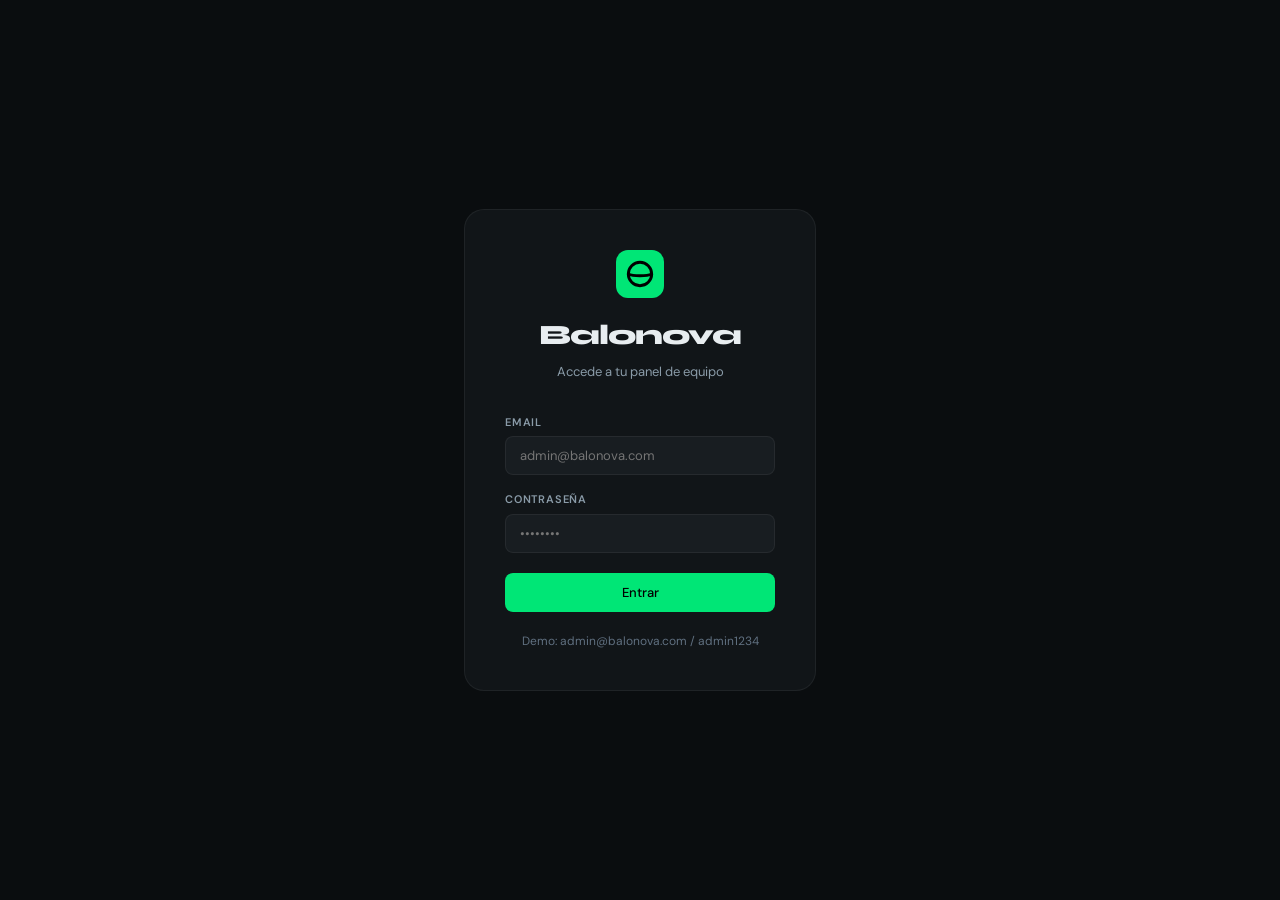
<file: src/public/index.html>
<!DOCTYPE html>
<html lang="es">
<head>
    <meta charset="UTF-8">
    <meta name="viewport" content="width=device-width, initial-scale=1.0">
    <title>Acceso — Balonova</title>
    <link rel="preconnect" href="https://fonts.googleapis.com">
    <link href="https://fonts.googleapis.com/css2?family=DM+Sans:wght@300;400;500;600&family=Syne:wght@700;800&display=swap" rel="stylesheet">
    <link rel="stylesheet" href="css/main.css">
</head>
<body class="login-body">

  <div class="login-wrap">
    <div class="login-card">
      <div class="login-logo">
        <div class="logo-icon" style="width:48px;height:48px;margin:0 auto 16px;border-radius:12px">
          <svg viewBox="0 0 24 24" fill="none" stroke="#000" stroke-width="2.5" stroke-linecap="round" stroke-linejoin="round" width="28" height="28">
            <circle cx="12" cy="12" r="10"/>
            <path d="M2 12 C6 14 18 14 22 12"/>
          </svg>
        </div>
        <div class="login-title">Balonova</div>
        <div class="login-sub">Accede a tu panel de equipo</div>
      </div>

      <!-- Zona donde el JS mostrará los errores -->
      <div id="login-error"></div>

      <!-- El formulario NO recarga la página: lo gestiona login.js con fetch -->
      <form id="login-form">
        <div class="form-group" style="margin-bottom:16px">
          <label class="form-label">Email</label>
          <input class="form-input" type="email" id="email" placeholder="admin@balonova.com" required>
        </div>
        <div class="form-group" style="margin-bottom:20px">
          <label class="form-label">Contraseña</label>
          <input class="form-input" type="password" id="password" placeholder="••••••••" required>
        </div>
        <button type="submit" class="btn btn-primary" style="width:100%;justify-content:center;padding:11px">
          Entrar
        </button>
      </form>

      <div style="text-align:center;margin-top:20px;font-size:12px;color:var(--muted)">
        Demo: admin@balonova.com / admin1234
      </div>
    </div>
  </div>

  <script src="js/api.js"></script>
  <script src="js/login.js"></script>
</body>
</html>
</file>
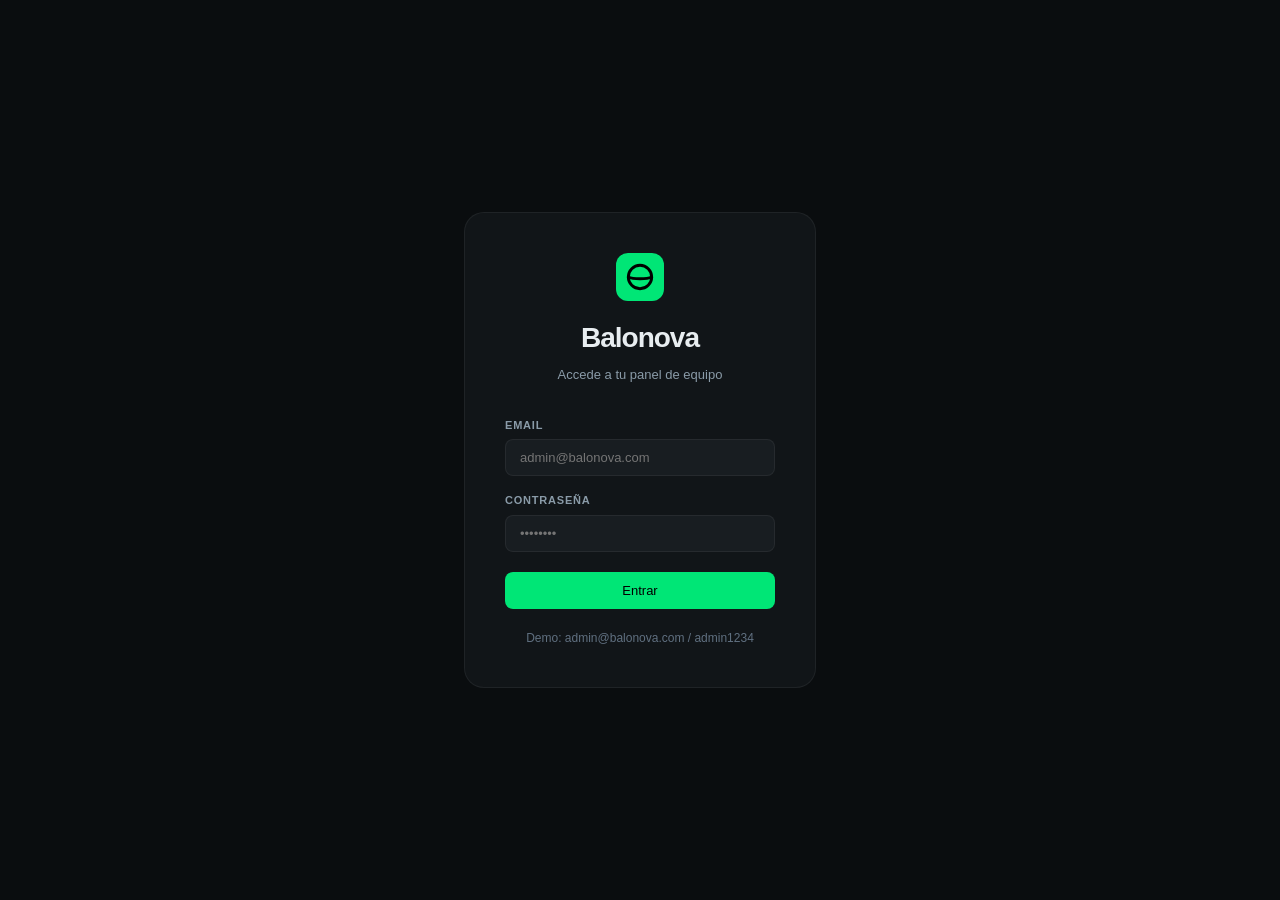
<file: src/public/app.html>
<!DOCTYPE html>
<html lang="es">
<head>
    <meta charset="UTF-8">
    <meta name="viewport" content="width=device-width, initial-scale=1.0">
    <title>Balonova — Mi Equipo</title>
    <link rel="preconnect" href="https://fonts.googleapis.com">
    <link href="https://fonts.googleapis.com/css2?family=DM+Sans:wght@300;400;500;600&family=Syne:wght@700;800&display=swap" rel="stylesheet">
    <link rel="stylesheet" href="css/main.css">
</head>
<body>
<div class="shell">

  <!-- ── SIDEBAR ── -->
  <aside class="sidebar">
    <div class="logo">
      <div class="logo-mark">
        <div class="logo-icon">
          <svg viewBox="0 0 24 24" fill="none" stroke="#000" stroke-width="2.5" stroke-linecap="round" stroke-linejoin="round">
            <circle cx="12" cy="12" r="10"/>
            <path d="M2 12 C6 14 18 14 22 12"/>
          </svg>
        </div>
        <div>
          <div class="logo-name">Balonova</div>
          <div class="logo-sub">Mi Equipo</div>
        </div>
      </div>
    </div>

    <!-- Los enlaces del menú cambian la vista sin recargar (data-vista) -->
    <nav>
      <button class="nav-item active" data-vista="inicio">
        <span class="nav-icon"><svg viewBox="0 0 24 24" fill="currentColor" width="18" height="18"><path d="M10 20v-6h4v6h5v-8h3L12 3 2 12h3v8z"/></svg></span>
        Inicio
      </button>
      <button class="nav-item" data-vista="jugadores">
        <span class="nav-icon"><svg viewBox="0 0 24 24" fill="currentColor" width="18" height="18"><path d="M16 11c1.66 0 3-1.34 3-3s-1.34-3-3-3-3 1.34-3 3 1.34 3 3 3zm-8 0c1.66 0 3-1.34 3-3S9.66 5 8 5 5 6.34 5 8s1.34 3 3 3zm0 2c-2.33 0-7 1.17-7 3.5V19h14v-2.5c0-2.33-4.67-3.5-7-3.5zm8 0c-.29 0-.62.02-.97.05 1.16.84 1.97 1.97 1.97 3.45V19h6v-2.5c0-2.33-4.67-3.5-7-3.5z"/></svg></span>
        Jugadores
      </button>
      <button class="nav-item" data-vista="partidos">
        <span class="nav-icon"><svg viewBox="0 0 24 24" fill="currentColor" width="18" height="18"><path d="M16 1v2H8V1H6v2H5c-1.11 0-1.99.9-1.99 2L3 19c0 1.1.89 2 2 2h14c1.1 0 2-.9 2-2V5c0-1.1-.9-2-2-2h-1V1h-2zm3 18H5V8h14v11z"/></svg></span>
        Partidos
      </button>
      <button class="nav-item" data-vista="stats">
        <span class="nav-icon"><svg viewBox="0 0 24 24" fill="currentColor" width="18" height="18"><path d="M5 9.2h3V19H5V9.2zM10.6 5h2.8v14h-2.8V5zm5.6 8H19v6h-2.8v-6z"/></svg></span>
        Estadísticas
      </button>
      <!-- Solo visible para administradores (lo muestra app.js) -->
      <button class="nav-item" data-vista="usuarios" id="nav-usuarios" style="display:none">
        <span class="nav-icon"><svg viewBox="0 0 24 24" fill="currentColor" width="18" height="18"><path d="M15 12c2.21 0 4-1.79 4-4s-1.79-4-4-4-4 1.79-4 4 1.79 4 4 4zm-9-2V7H4v3H1v2h3v3h2v-3h3v-2H6zm9 4c-2.67 0-8 1.34-8 4v2h16v-2c0-2.66-5.33-4-8-4z"/></svg></span>
        Usuarios
      </button>
    </nav>

    <div class="sidebar-footer">
      <div class="avatar" id="user-avatar">U</div>
      <div>
        <div class="user-name" id="user-name">Usuario</div>
        <div class="user-role" id="user-role"></div>
      </div>
      <button class="logout-btn" id="btn-logout" title="Cerrar sesión" style="background:none;border:none;cursor:pointer">
        <svg viewBox="0 0 24 24" fill="currentColor" width="16" height="16">
          <path d="M17 7l-1.41 1.41L18.17 11H8v2h10.17l-2.58 2.58L17 17l5-5-5-5zM4 5h8V3H4c-1.1 0-2 .9-2 2v14c0 1.1.9 2 2 2h8v-2H4V5z"/>
        </svg>
      </button>
    </div>
  </aside>

  <!-- ── CONTENIDO PRINCIPAL ── -->
  <main class="main">
    <div class="topbar">
      <div>
        <div class="topbar-title" id="topbar-title">Bienvenido</div>
        <div class="topbar-sub">Temporada 2025/2026</div>
      </div>
      <div class="topbar-actions" id="topbar-actions"></div>
    </div>
    <div class="content">
      <!-- Zona de avisos (éxito/error) -->
      <div id="avisos"></div>
      <!-- Aquí el JS inyecta la vista activa -->
      <div id="vista"></div>
    </div>
  </main>
</div>

<!-- Núcleo -->
<script src="js/api.js"></script>
<script src="js/ui.js"></script>
<!-- Vistas (cada módulo en su archivo) -->
<script src="js/inicio.js"></script>
<script src="js/jugadores.js"></script>
<script src="js/partidos.js"></script>
<script src="js/stats.js"></script>
<script src="js/usuarios.js"></script>
<!-- Arranque y enrutado entre vistas -->
<script src="js/app.js"></script>
</body>
</html>
</file>
<file: src/public/css/main.css>
/* ============================================================
   main.css — Estilos globales de Balonova
   ============================================================ */

*, *::before, *::after { box-sizing: border-box; margin: 0; padding: 0; }

:root {
  --bg:        #0a0d0f;
  --surface:   #111518;
  --surface2:  #181d21;
  --surface3:  #1e252b;
  --border:    rgba(255,255,255,0.06);
  --accent:    #00e676;
  --accent2:   #00c853;
  --accent-dim: rgba(0,230,118,0.10);
  --text:      #e8edf0;
  --muted:     #607080;
  --muted2:    #8a9ba8;
  --win:       #00e676;
  --draw:      #ffd740;
  --loss:      #ff5252;
  --font-display: 'Syne', sans-serif;
  --font-body:    'DM Sans', sans-serif;
  --r:    12px;
  --r-lg: 20px;
}

html, body {
  height: 100%;
  background: var(--bg);
  color: var(--text);
  font-family: var(--font-body);
  font-size: 14px;
  line-height: 1.5;
}

a { text-decoration: none; color: inherit; }

/* ── Layout ── */
.shell { display: flex; height: 100vh; overflow: hidden; }

/* ── Sidebar ── */
.sidebar {
  width: 220px; min-width: 220px;
  background: var(--surface);
  border-right: 1px solid var(--border);
  display: flex; flex-direction: column;
}
.logo { padding: 28px 24px 24px; border-bottom: 1px solid var(--border); }
.logo-mark { display: flex; align-items: center; gap: 10px; }
.logo-icon {
  width: 32px; height: 32px; border-radius: 8px;
  background: var(--accent);
  display: flex; align-items: center; justify-content: center; flex-shrink: 0;
}
.logo-name { font-family: var(--font-display); font-size: 18px; font-weight: 800; letter-spacing: -0.5px; }
.logo-sub  { font-size: 11px; color: var(--muted); margin-top: 2px; letter-spacing: 0.5px; text-transform: uppercase; }

nav { padding: 16px 12px; flex: 1; }
.nav-item {
  display: flex; align-items: center; gap: 10px;
  padding: 9px 12px; border-radius: var(--r);
  cursor: pointer; transition: all 0.15s; color: var(--muted2);
  font-size: 13.5px; font-weight: 400;
  width: 100%; border: none; background: none;
  position: relative;
}
.nav-item:hover  { background: var(--surface2); color: var(--text); }
.nav-item.active { background: var(--accent-dim); color: var(--accent); font-weight: 500; }
.nav-item.active::before {
  content: ''; position: absolute; left: 0; top: 20%; bottom: 20%;
  width: 3px; border-radius: 0 3px 3px 0; background: var(--accent);
}
.nav-icon { display: flex; align-items: center; opacity: 0.7; width: 16px; height: 16px; }
.nav-item.active .nav-icon { opacity: 1; color: var(--accent); }

.sidebar-footer {
  padding: 16px 20px; border-top: 1px solid var(--border);
  display: flex; align-items: center; gap: 10px;
}
.avatar {
  width: 32px; height: 32px; border-radius: 50%;
  background: linear-gradient(135deg, #00c853, #1de9b6);
  display: flex; align-items: center; justify-content: center;
  font-weight: 700; font-size: 12px; color: #000; flex-shrink: 0;
}
.user-name { font-size: 13px; font-weight: 500; }
.user-role { font-size: 11px; color: var(--muted); }
.logout-btn { margin-left: auto; color: var(--muted); transition: color 0.15s; }
.logout-btn:hover { color: var(--loss); }

/* ── Main ── */
.main { flex: 1; display: flex; flex-direction: column; overflow: hidden; }

.topbar {
  padding: 20px 32px;
  display: flex; align-items: center; justify-content: space-between;
  border-bottom: 1px solid var(--border);
  background: var(--surface);
}
.topbar-title { font-family: var(--font-display); font-size: 22px; font-weight: 700; letter-spacing: -0.5px; }
.topbar-sub   { font-size: 13px; color: var(--muted2); margin-top: 2px; }
.topbar-actions { display: flex; gap: 10px; }

.content {
  flex: 1; overflow-y: auto; padding: 28px 32px;
}
.content::-webkit-scrollbar { width: 6px; }
.content::-webkit-scrollbar-thumb { background: var(--surface3); border-radius: 3px; }

/* ── Botones ── */
.btn {
  display: inline-flex; align-items: center; gap: 6px;
  padding: 8px 16px; border-radius: 8px; font-size: 13px; font-weight: 500;
  cursor: pointer; border: none; transition: all 0.15s; font-family: var(--font-body);
}
.btn-primary { background: var(--accent); color: #000; }
.btn-primary:hover { background: #33eb91; transform: translateY(-1px); }
.btn-ghost { background: var(--surface2); color: var(--text); border: 1px solid var(--border); }
.btn-ghost:hover { background: var(--surface3); }

/* ── Tarjetas estadísticas ── */
.stat-grid { display: grid; grid-template-columns: repeat(4, 1fr); gap: 16px; margin-bottom: 28px; }
.stat-card {
  background: var(--surface); border: 1px solid var(--border); border-radius: var(--r-lg);
  padding: 22px; transition: all 0.2s; position: relative; overflow: hidden;
}
.stat-card:hover { border-color: rgba(0,230,118,0.25); transform: translateY(-2px); }
.stat-label { font-size: 11px; font-weight: 600; letter-spacing: 1px; text-transform: uppercase; color: var(--muted); margin-bottom: 14px; display: flex; align-items: center; justify-content: space-between; }
.stat-icon  { width: 28px; height: 28px; border-radius: 8px; background: var(--accent-dim); display: flex; align-items: center; justify-content: center; }
.stat-value { font-family: var(--font-display); font-size: 36px; font-weight: 800; letter-spacing: -1px; line-height: 1; margin-bottom: 8px; }
.stat-delta.up { color: var(--accent); font-size: 12px; }
.stat-delta.neutral { color: var(--muted2); font-size: 12px; }

/* ── Dos columnas ── */
.two-col { display: grid; grid-template-columns: 1.4fr 1fr; gap: 20px; margin-bottom: 28px; }

/* ── Section header ── */
.section-header { display: flex; align-items: center; justify-content: space-between; margin-bottom: 16px; }
.section-title { font-family: var(--font-display); font-size: 15px; font-weight: 700; letter-spacing: -0.3px; }
.section-link { font-size: 12px; color: var(--muted2); transition: color 0.15s; }
.section-link:hover { color: var(--accent); }
.ver-todos-btn { font-size: 12px; color: var(--muted2); background: none; border: none; cursor: pointer; padding: 0; transition: color 0.15s; }
.ver-todos-btn:hover { color: var(--accent); }

/* ── Próximo partido ── */
.match-card, .results-card {
  background: var(--surface); border: 1px solid var(--border); border-radius: var(--r-lg); padding: 24px;
}
.next-match-badge {
  display: inline-flex; align-items: center; gap: 6px;
  background: rgba(0,230,118,0.12); color: var(--accent);
  font-size: 10px; font-weight: 700; letter-spacing: 1px; text-transform: uppercase;
  padding: 4px 10px; border-radius: 20px; margin-bottom: 20px;
  border: 1px solid rgba(0,230,118,0.2);
}
.next-match-badge::before {
  content: ''; width: 6px; height: 6px; border-radius: 50%;
  background: var(--accent); animation: pulse 2s infinite;
}
@keyframes pulse { 0%,100%{opacity:1} 50%{opacity:0.3} }
.match-vs { display: flex; align-items: center; justify-content: space-between; gap: 16px; margin-bottom: 24px; }
.match-team { text-align: center; }
.match-team-name { font-family: var(--font-display); font-size: 16px; font-weight: 700; }
.match-team-sub  { font-size: 11px; color: var(--muted); margin-top: 3px; }
.match-vs-badge  { background: var(--surface2); border: 1px solid var(--border); font-family: var(--font-display); font-size: 13px; font-weight: 700; padding: 8px 14px; border-radius: 8px; color: var(--muted2); }
.match-details   { display: grid; grid-template-columns: repeat(3, 1fr); gap: 12px; }
.match-detail    { background: var(--surface2); border-radius: 10px; padding: 12px; }
.match-detail-label { font-size: 10px; text-transform: uppercase; letter-spacing: 1px; color: var(--muted); margin-bottom: 5px; font-weight: 600; }
.match-detail-value { font-size: 13px; font-weight: 500; }

/* ── Resultados ── */
.result-item { display: flex; align-items: center; gap: 14px; padding: 12px 0; border-bottom: 1px solid var(--border); transition: padding 0.15s; }
.result-item:last-child { border-bottom: none; }
.result-item:hover { padding-left: 4px; }
.result-outcome { width: 6px; height: 6px; border-radius: 50%; flex-shrink: 0; }
.result-outcome.W { background: var(--win);  box-shadow: 0 0 6px var(--win); }
.result-outcome.D { background: var(--draw); box-shadow: 0 0 6px var(--draw); }
.result-outcome.L { background: var(--loss); box-shadow: 0 0 6px var(--loss); }
.result-info     { flex: 1; }
.result-opponent { font-size: 13px; font-weight: 500; }
.result-date     { font-size: 11px; color: var(--muted); margin-top: 2px; }
.result-score    { font-family: var(--font-display); font-size: 15px; font-weight: 700; }
.result-badge    { font-size: 10px; font-weight: 700; letter-spacing: 0.5px; padding: 3px 9px; border-radius: 20px; }
.result-badge.W  { background: rgba(0,230,118,0.12); color: var(--win); }
.result-badge.D  { background: rgba(255,215,64,0.12); color: var(--draw); }
.result-badge.L  { background: rgba(255,82,82,0.12);  color: var(--loss); }

/* ── Acciones rápidas ── */
/* auto-fit: el grid se adapta solo a 3 o 4 tarjetas según el rol del usuario */
.quick-actions { display: grid; grid-template-columns: repeat(auto-fit, minmax(200px, 1fr)); gap: 14px; margin-bottom: 28px; }
.action-card {
  background: var(--surface); border: 1px solid var(--border); border-radius: var(--r-lg);
  padding: 20px; cursor: pointer; transition: all 0.2s; display: flex; align-items: center; gap: 14px;
}
.action-card:hover { border-color: rgba(0,230,118,0.3); background: var(--surface2); transform: translateY(-2px); }
.action-icon  { width: 40px; height: 40px; border-radius: 10px; background: var(--accent-dim); display: flex; align-items: center; justify-content: center; flex-shrink: 0; color: var(--accent); }
.action-label { font-size: 13px; font-weight: 500; }
.action-sub   { font-size: 11px; color: var(--muted); margin-top: 3px; }

/* ── Tablas ── */
.table-card { background: var(--surface); border: 1px solid var(--border); border-radius: var(--r-lg); overflow: hidden; }
table { width: 100%; border-collapse: collapse; }
thead th { padding: 13px 18px; text-align: left; font-size: 10px; font-weight: 600; letter-spacing: 1px; text-transform: uppercase; color: var(--muted); background: var(--surface2); border-bottom: 1px solid var(--border); }
tbody tr { border-bottom: 1px solid var(--border); transition: background 0.15s; }
tbody tr:last-child { border-bottom: none; }
tbody tr:hover { background: var(--surface2); }
td { padding: 14px 18px; font-size: 13px; }
.player-cell { display: flex; align-items: center; gap: 12px; }
.player-avatar { width: 32px; height: 32px; border-radius: 50%; display: flex; align-items: center; justify-content: center; font-size: 12px; font-weight: 700; flex-shrink: 0; color: #000; }
.dorsal { font-family: var(--font-display); font-weight: 700; color: var(--muted2); }
.pos-badge { font-size: 10px; font-weight: 600; padding: 2px 8px; border-radius: 20px; }
.pos-Po { background: rgba(0,230,118,0.12); color: var(--win); }
.pos-Ex { background: rgba(0,196,255,0.12); color: #00c4ff; }
.pos-La { background: rgba(255,215,64,0.12); color: var(--draw); }
.pos-Pi { background: rgba(255,82,82,0.12);  color: var(--loss); }
.pos-Ce { background: rgba(180,0,255,0.12);  color: #c77dff; }
.status-dot { width: 7px; height: 7px; border-radius: 50%; }
.status-dot.ok     { background: var(--win); }
.status-dot.lesion { background: var(--loss); }
.status-dot.duda   { background: var(--draw); }

/* ── Partidos ── */
.partidos-list { display: flex; flex-direction: column; gap: 12px; }
.partido-card {
  background: var(--surface); border: 1px solid var(--border); border-radius: var(--r-lg);
  padding: 20px 24px; display: flex; align-items: center; gap: 20px;
  transition: all 0.2s;
}
.partido-card:hover { border-color: rgba(0,230,118,0.25); transform: translateX(4px); }
.partido-date-block { text-align: center; min-width: 50px; }
.partido-day   { font-family: var(--font-display); font-size: 24px; font-weight: 800; line-height: 1; }
.partido-month { font-size: 10px; text-transform: uppercase; letter-spacing: 1px; color: var(--muted); font-weight: 600; }
.partido-sep   { width: 1px; height: 40px; background: var(--border); }
.partido-info  { flex: 1; }
.partido-rival { font-size: 14px; font-weight: 500; }
.partido-meta  { font-size: 11px; color: var(--muted2); margin-top: 3px; }
.partido-score { font-family: var(--font-display); font-size: 20px; font-weight: 800; min-width: 80px; text-align: center; }
.partido-score.pending { font-size: 13px; color: var(--muted); font-family: var(--font-body); font-weight: 400; }
.partido-type { font-size: 10px; font-weight: 600; padding: 3px 10px; border-radius: 20px; text-transform: uppercase; letter-spacing: 0.5px; }
.partido-type.liga    { background: rgba(0,196,255,0.12); color: #00c4ff; }
.partido-type.copa    { background: rgba(255,215,64,0.12); color: var(--draw); }
.partido-type.amistoso { background: rgba(255,255,255,0.06); color: var(--muted2); }

/* ── Formularios ── */
.form-card { background: var(--surface); border: 1px solid var(--border); border-radius: var(--r-lg); padding: 32px; max-width: 720px; }
.form-title { font-family: var(--font-display); font-size: 18px; font-weight: 700; margin-bottom: 28px; }
.form-group { display: flex; flex-direction: column; gap: 6px; flex: 1; }
.form-row   { display: flex; gap: 16px; margin-bottom: 16px; }
.form-label { font-size: 11px; font-weight: 600; letter-spacing: 0.8px; text-transform: uppercase; color: var(--muted2); }
.form-input {
  background: var(--surface2); border: 1px solid var(--border); border-radius: 8px;
  padding: 10px 14px; color: var(--text); font-family: var(--font-body); font-size: 13px;
  transition: border-color 0.15s; width: 100%;
}
.form-input:focus { outline: none; border-color: var(--accent); }
.form-input option { background: var(--surface2); }

.gol-row { display: flex; align-items: center; gap: 10px; margin-bottom: 10px; }

/* ── Stats ── */
.stats-grid { display: grid; grid-template-columns: 1fr 1fr; gap: 20px; margin-bottom: 28px; }
.chart-card { background: var(--surface); border: 1px solid var(--border); border-radius: var(--r-lg); padding: 24px; }
.mini-bar   { display: flex; align-items: flex-end; gap: 5px; height: 100px; }
.bar-col    { flex: 1; display: flex; flex-direction: column; align-items: center; gap: 5px; }
.bar        { border-radius: 4px 4px 0 0; background: var(--accent-dim); border: 1px solid rgba(0,230,118,0.2); width: 100%; transition: background 0.2s; }
.bar:hover  { background: var(--accent); }
.bar-label  { font-size: 10px; color: var(--muted); }
.bar-val    { font-size: 10px; color: var(--muted2); }
.balance-list { display: flex; flex-direction: column; gap: 16px; }
.balance-row  { display: flex; align-items: center; gap: 12px; font-size: 13px; }
.balance-label { width: 75px; color: var(--muted2); flex-shrink: 0; }
.balance-track { flex: 1; height: 12px; background: var(--surface3); border-radius: 6px; overflow: hidden; }
.balance-fill  { height: 100%; border-radius: 6px; }
.balance-num   { width: 24px; text-align: right; font-weight: 600; flex-shrink: 0; }

/* ── Alertas ── */
.alert { padding: 12px 16px; border-radius: 8px; margin-bottom: 20px; font-size: 13px; }
.alert-ok    { background: rgba(0,230,118,0.1); color: var(--win);  border: 1px solid rgba(0,230,118,0.2); }
.alert-error { background: rgba(255,82,82,0.1); color: var(--loss); border: 1px solid rgba(255,82,82,0.2); }

/* ── Login ── */
.login-body { display: flex; align-items: center; justify-content: center; }
.login-wrap { width: 100%; max-width: 400px; padding: 24px; }
.login-card { background: var(--surface); border: 1px solid var(--border); border-radius: var(--r-lg); padding: 40px; }
.login-logo { text-align: center; margin-bottom: 32px; }
.login-title { font-family: var(--font-display); font-size: 28px; font-weight: 800; letter-spacing: -1px; }
.login-sub   { font-size: 13px; color: var(--muted2); margin-top: 6px; }

/* ============================================================
   RESPONSIVE
   ------------------------------------------------------------
   Tres breakpoints:
     - Tablet (≤ 1024px): sidebar más estrecho, grids a 2 columnas
     - Tablet/móvil (≤ 768px): sidebar pasa a barra superior horizontal
     - Móvil (≤ 480px): tipografía y paddings más compactos
   ============================================================ */

/* ── Tablet (hasta 1024 px) ─────────────────────────────────── */
@media (max-width: 1024px) {
  .sidebar       { width: 190px; min-width: 190px; }
  .topbar        { padding: 18px 22px; }
  .content       { padding: 22px; }
  .stat-grid     { grid-template-columns: repeat(2, 1fr); }
  .stats-grid    { grid-template-columns: 1fr; }
  .two-col       { grid-template-columns: 1fr; }
  .quick-actions { grid-template-columns: repeat(2, 1fr); }
  .form-card     { padding: 26px; max-width: 100%; }
}

/* ── Tablet pequeña y móvil (hasta 768 px) ──────────────────── */
@media (max-width: 768px) {
  /* El layout deja de ser horizontal y la sidebar se convierte
     en una barra superior con la navegación desplazable. */
  .shell {
    flex-direction: column;
    height: auto;
    min-height: 100vh;
    overflow: visible;
  }
  .sidebar {
    width: 100%; min-width: 0;
    flex-direction: row; align-items: center;
    border-right: none;
    border-bottom: 1px solid var(--border);
    position: sticky; top: 0; z-index: 10;
  }
  .logo {
    padding: 12px 16px;
    border-bottom: none;
    border-right: 1px solid var(--border);
    flex-shrink: 0;
  }
  .logo-sub { display: none; }

  nav {
    padding: 8px;
    display: flex;
    gap: 4px;
    overflow-x: auto;
    flex: 1;
    scrollbar-width: thin;
  }
  nav::-webkit-scrollbar { height: 4px; }
  nav::-webkit-scrollbar-thumb { background: var(--surface3); border-radius: 2px; }
  .nav-item {
    padding: 8px 12px;
    white-space: nowrap;
    width: auto;
    font-size: 12.5px;
  }
  .nav-item.active::before { display: none; }

  .sidebar-footer {
    padding: 8px 12px;
    border-top: none;
    border-left: 1px solid var(--border);
    flex-shrink: 0;
  }
  .user-name, .user-role { display: none; }

  .main    { overflow: visible; }
  .content { overflow-y: visible; padding: 18px; }

  .topbar {
    padding: 14px 18px;
    flex-wrap: wrap;
    gap: 12px;
  }
  .topbar-title { font-size: 19px; }
  .topbar-actions { width: 100%; }
  .topbar-actions .btn {
    width: 100%;
    justify-content: center;
  }

  /* Tarjetas y rejillas */
  .stat-grid     { grid-template-columns: repeat(2, 1fr); gap: 12px; margin-bottom: 20px; }
  .stat-card     { padding: 16px; }
  .stat-value    { font-size: 28px; }
  .quick-actions { grid-template-columns: 1fr; gap: 10px; }
  .match-details { grid-template-columns: 1fr; }

  /* Partidos: la tarjeta se reorganiza en dos filas */
  .partido-card {
    flex-wrap: wrap;
    padding: 16px;
    gap: 12px;
  }
  .partido-sep  { display: none; }
  .partido-info { flex: 1 1 100%; order: 3; }

  /* Tablas: scroll horizontal en lugar de romper el layout */
  .table-card { overflow-x: auto; }
  table       { min-width: 520px; }
  thead th, td { padding: 11px 14px; font-size: 12.5px; }

  /* Formularios: campos a una columna y botones de acción a lo ancho */
  .form-card  { padding: 22px; }
  .form-row   { flex-direction: column; gap: 14px; margin-bottom: 14px; }
  .form-title { font-size: 16px; margin-bottom: 20px; }
}

/* ── Móvil pequeño (hasta 480 px) ───────────────────────────── */
@media (max-width: 480px) {
  .topbar       { padding: 12px 14px; }
  .topbar-title { font-size: 17px; }
  .topbar-sub   { font-size: 12px; }
  .content      { padding: 14px; }

  .stat-grid    { grid-template-columns: 1fr; }
  .stat-card    { padding: 14px; }
  .stat-value   { font-size: 24px; }

  .form-card    { padding: 18px; }
  .login-card   { padding: 28px 22px; }
  .login-wrap   { padding: 16px; }

  /* Avatar del usuario en la barra: ocultar logo-name para ganar sitio */
  .logo-name { font-size: 16px; }
}
</file>
